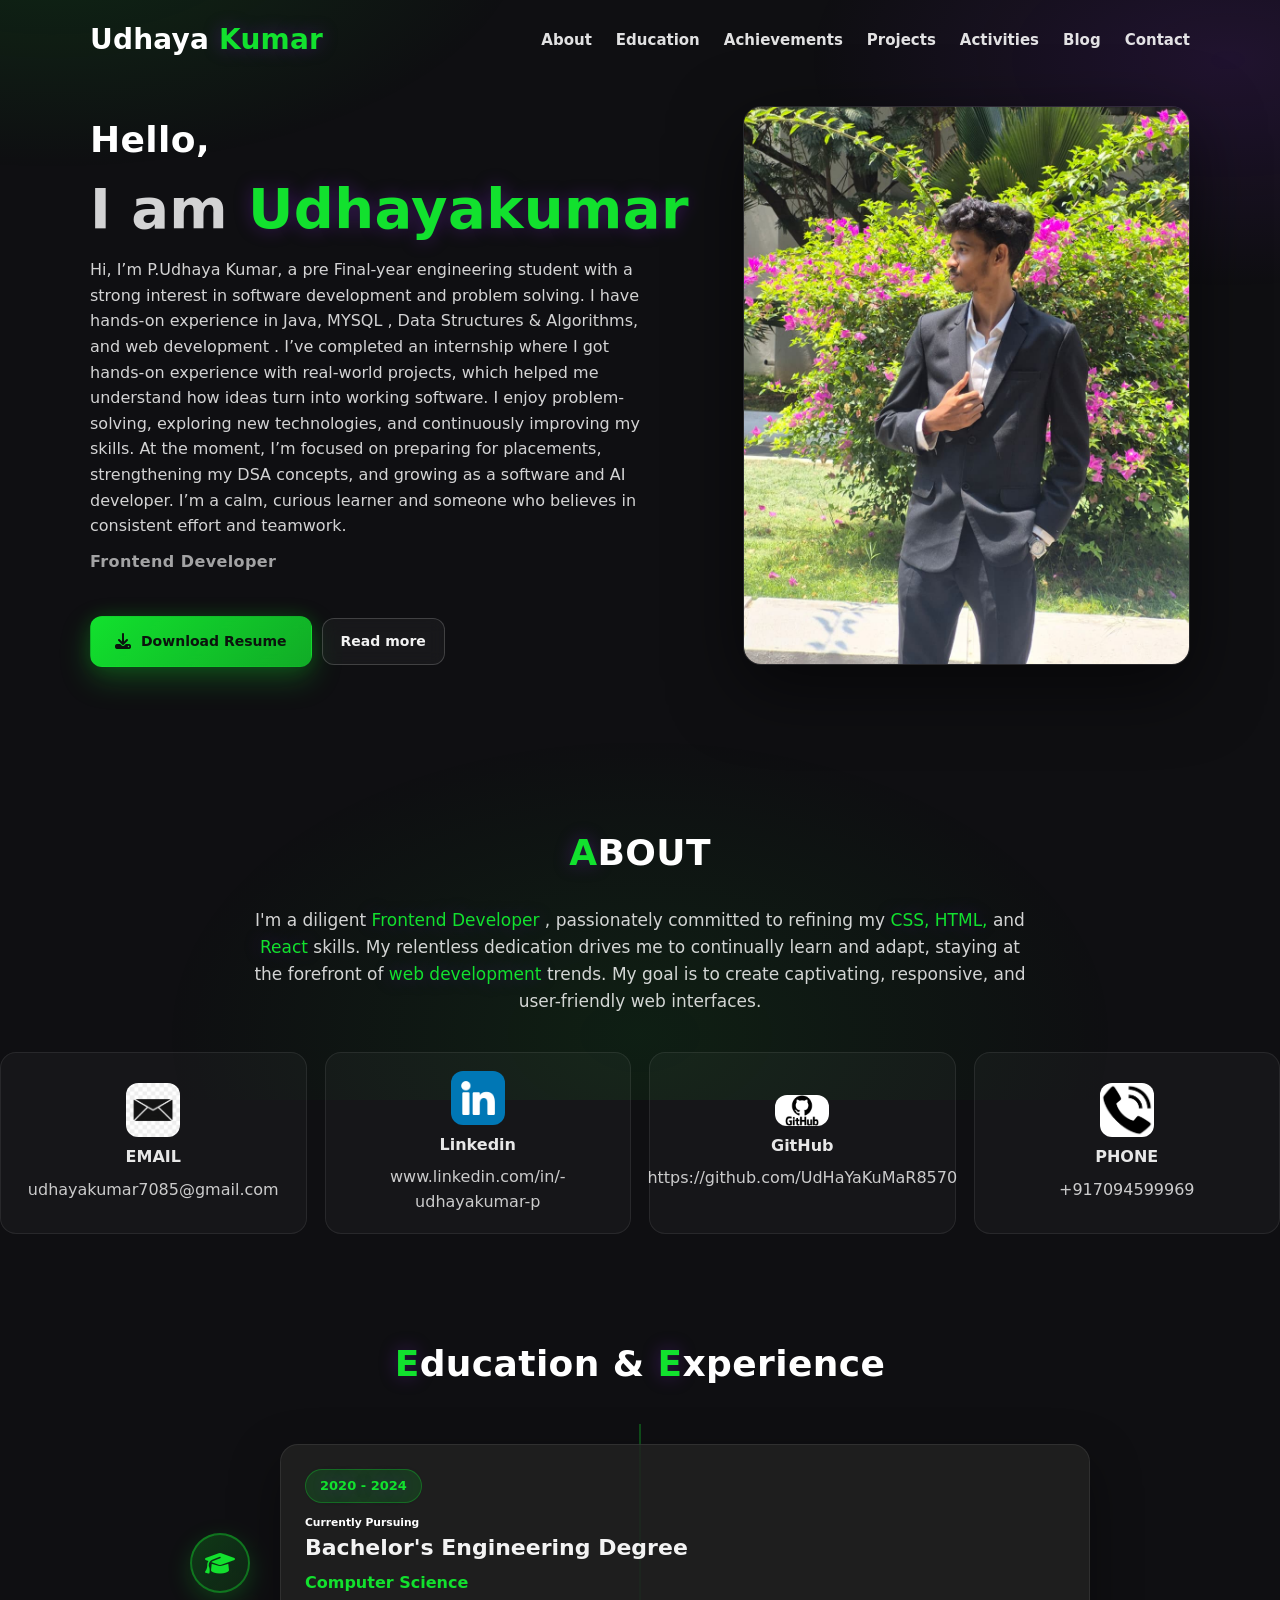
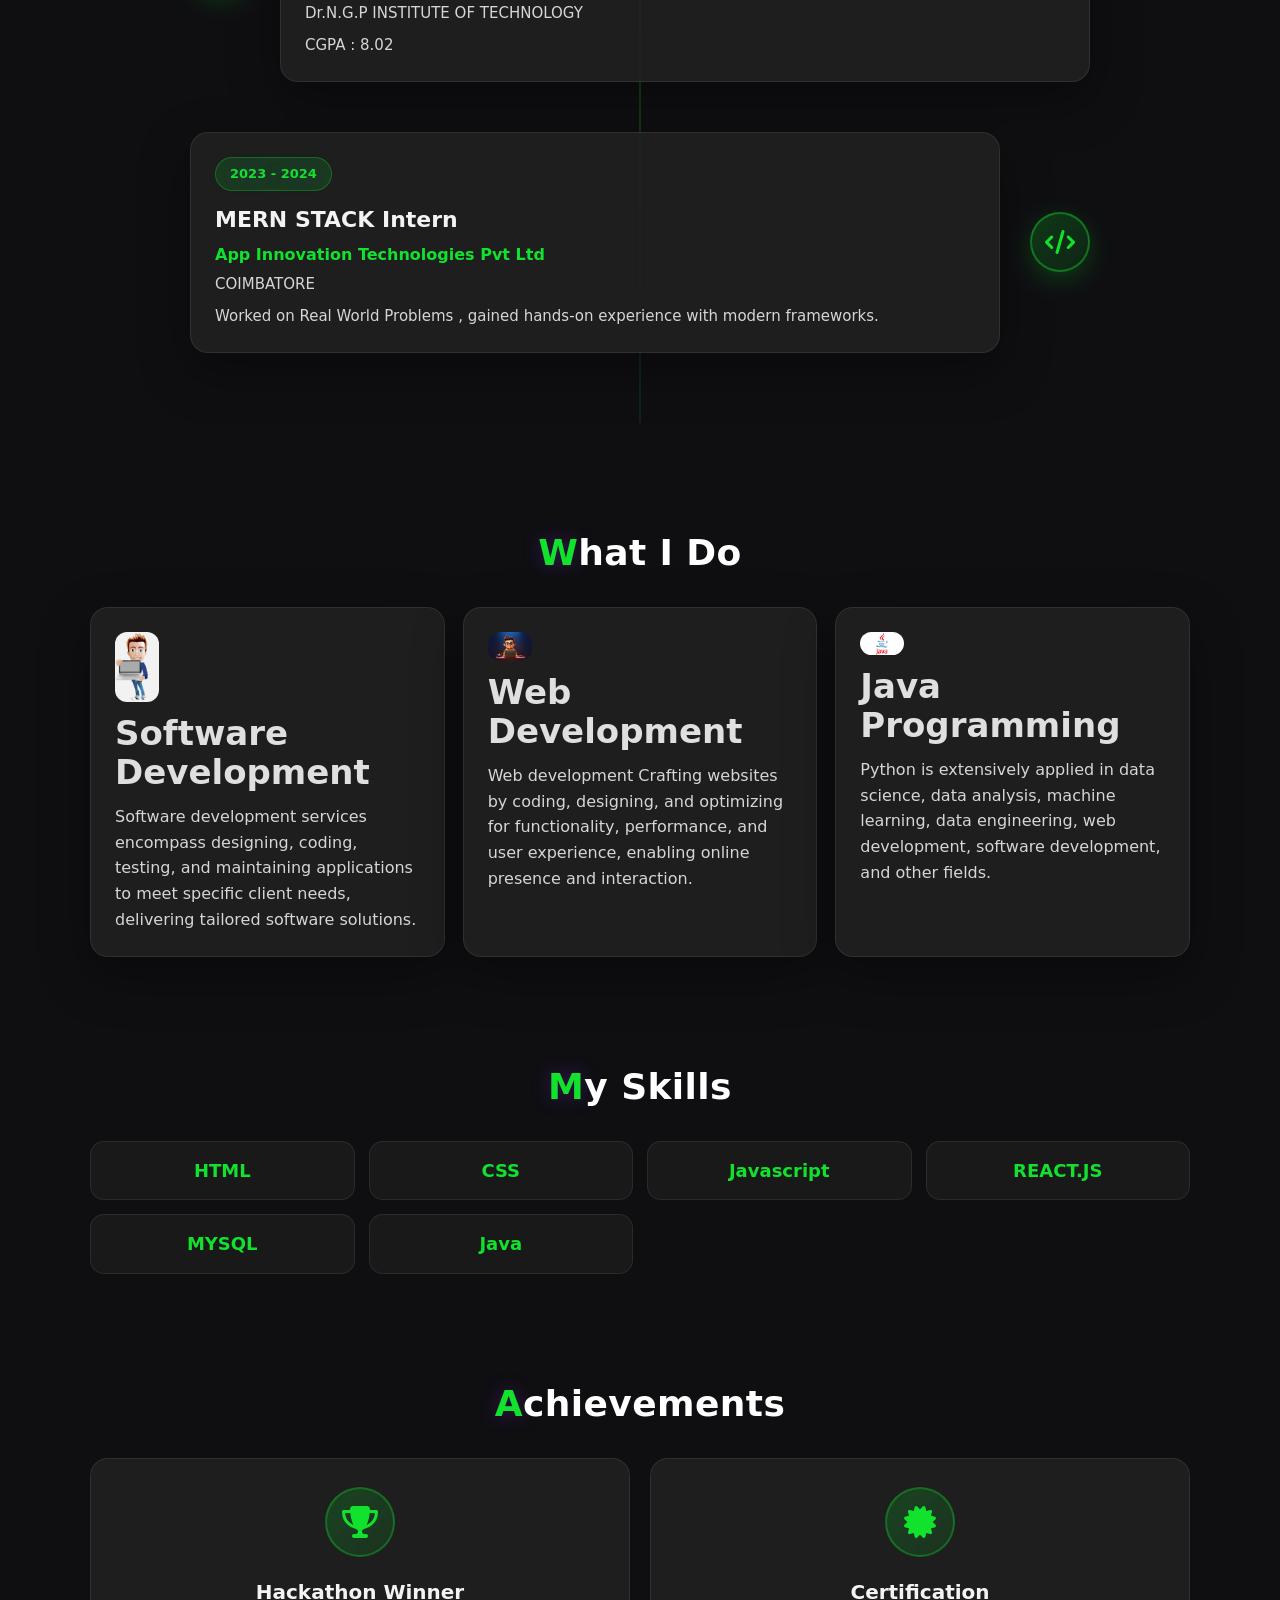
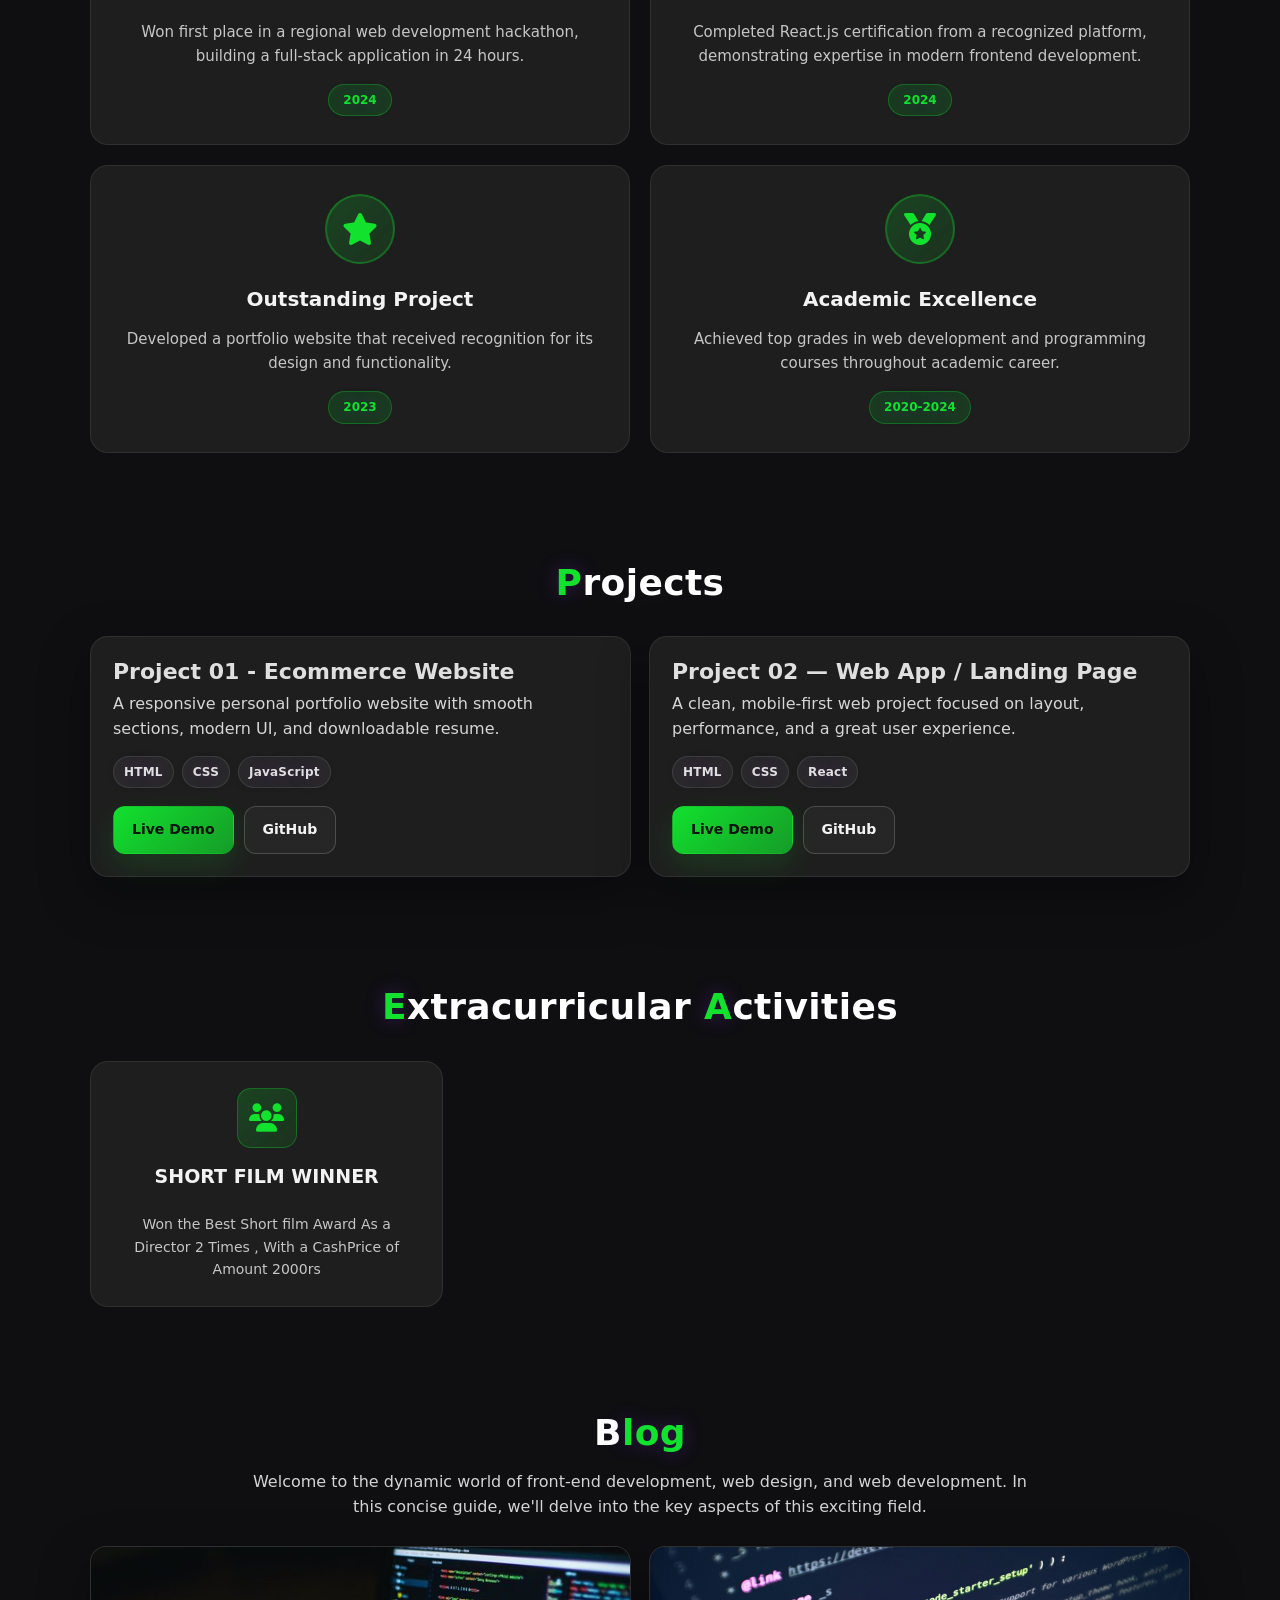
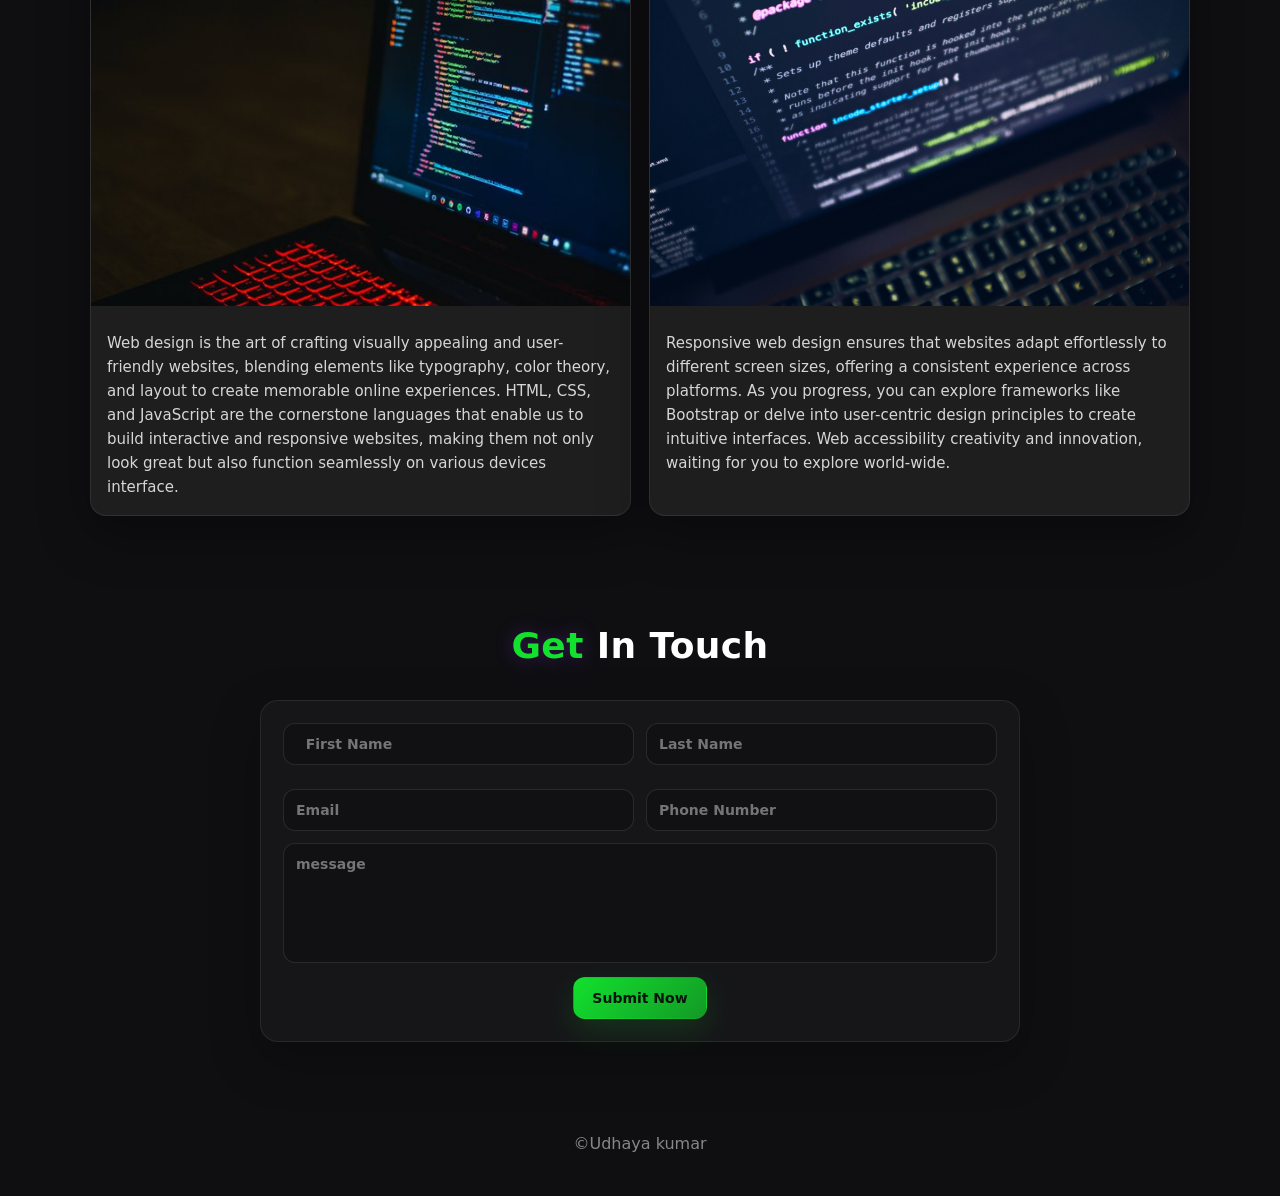
<file: index.html>
<!DOCTYPE html>
<html lang="en">
<head>
    <meta charset="UTF-8">
    <meta name="viewport" content="width=device-width, initial-scale=1.0">
    <link rel="stylesheet" href="app.css">
    <link rel="stylesheet" href="https://cdnjs.cloudflare.com/ajax/libs/font-awesome/6.4.2/css/all.min.css"/>
    <title>Portfolio</title>
</head>
<body>
    <nav>
        <div class="container nav-container">
            <a href="" class="logo">
                <h2>Udhaya<span> Kumar</span></h2>
            </a>
            <ul>
                <li><a href="#About">About </a></li>
                <li><a href="#Education">Education</a></li>
                <li><a href="#Achievements">Achievements</a></li>
                <li><a href="#Projects">Projects</a></li>
                <li><a href="#Extracurricular">Activities</a></li>
                <li><a href="#Blog">Blog</a></li>
                <li><a href="#Contact">Contact </a></li>

            </ul>
        </div>
    </nav>
    <header>
        <div class="header-container container">
            <div class="header-left">
                <h1>
                    Hello,
                    <p class="name"> I am <span>Udhayakumar</span></p>
                </h1>
                <p>Hi, I’m P.Udhaya Kumar, a pre Final-year engineering student with a strong interest in software development and problem solving.
I have hands-on experience in Java, MYSQL , Data Structures & Algorithms, and web development .
I’ve completed an internship where I got hands-on experience with real-world projects, which helped me understand how ideas turn into working software. I enjoy problem-solving, exploring new technologies, and continuously improving my skills.

At the moment, I’m focused on preparing for placements, strengthening my DSA concepts, and growing as a software and AI developer. I’m a calm, curious learner and someone who believes in consistent effort and teamwork.
                </p>
                <h5>Frontend Developer</h5>
                <br>
                <div class="header-action-aria">
                    <a href="resume.pdf" download class="btn btn-resume">
                        <i class="fas fa-download"></i>
                        <span>Download Resume</span>
                    </a>
                    <a href="#About" class="btn">Read more</a>
                </div>
            </div>
            <div class="header-right">
                <img src="WhatsApp Image 2026-05-30 at 14.44.23.jpeg" alt="">
            </div>
    </header>
    <section id="About">
        <h1><span>A</span>BOUT</h1>
        <div class="container about-container">
            <p>I'm a diligent <span>Frontend Developer </span>, passionately committed to refining my <span> CSS, HTML,
                </span> and <span> React </span> skills. My
                relentless dedication drives me to continually learn and adapt, staying at the forefront of <span>web
                    development</span> trends. My goal is to create captivating, responsive, and user-friendly web
                interfaces.</p>
        </div>
        <div class="about-content">
            <!-- <article class="about-article">
                <img src="man.png" alt="">
                <h5>FULL NAME</h5>
                <p>Udhaya kumar</p>
            </article> -->
            <article class="about-article">
                <img src="emaillllll.png" alt="">
                <h5>EMAIL</h5>
                <p>udhayakumar7085@gmail.com </p>
            </article>
            <article class="about-article">
                <img src="linkedin.png" alt="">
                <h5>Linkedin</h5>
                <p>www.linkedin.com/in/-udhayakumar-p
                </p>
            </article>
                <article class="about-article">
                <img src="git.png" alt="">
                <h5>GitHub</h5>
                <p>https://github.com/UdHaYaKuMaR8570
                </p>
            </article>
            <article class="about-article">
                <img src="Telephone call.png" alt="">
                <h5>PHONE </h5>
                <p>+917094599969</p>

            </article>
        </div>
    </section>

    <section id="Education">
        <h1><span>E</span>ducation & <span>E</span>xperience</h1>
        <div class="container timeline-container">
            <div class="timeline">
                <div class="timeline-item">
                    <div class="timeline-icon">
                        <i class="fas fa-graduation-cap"></i>
                    </div>
                    <div class="timeline-content">
                        <span class="timeline-date">2020 - 2024</span>
                        <h6>Currently Pursuing</h6>
                        <h3>Bachelor's Engineering Degree</h3>
                        <h4>Computer Science </h4>
                        <p>Dr.N.G.P INSTITUTE OF TECHNOLOGY </p>
                        <p>CGPA : 8.02</p>
                    </div>
                </div>
                <!-- <div class="timeline-item">
                    <div class="timeline-icon">
                        <i class="fas fa-briefcase"></i>
                    </div>
                    <div class="timeline-content">
                        <span class="timeline-date">2024 - Present</span>
                        <h3>Frontend Developer</h3>
                        <h4>Company Name / Freelance</h4>
                        <p>Location</p>
                        <p>Key responsibilities and achievements in this role.</p>
                    </div>
                </div> -->
                <div class="timeline-item">
                    <div class="timeline-icon">
                        <i class="fas fa-code"></i>
                    </div>
                    <div class="timeline-content">
                        <span class="timeline-date">2023 - 2024</span>
                        <h3>MERN STACK Intern</h3>
                        <h4>App Innovation Technologies Pvt Ltd </h4>
                        <p>COIMBATORE</p>
                        <p>Worked on Real World Problems , gained hands-on experience with modern frameworks.</p>
                    </div>
                </div>
            </div>
        </div>
    </section>

    <section id="Services">
        <h1><span>W</span>hat I Do</h1>

        <div class="container services-container">
            <article class="services-article">
                <img src="software.png" alt="">
                <h2>Software Development</h2>
                <p>Software development services encompass designing, coding, testing, and maintaining applications to
                    meet specific client needs, delivering tailored software solutions.</p>
            </article>
            <article class="services-article">
                <img src="coding.jpg" alt="">
                <h2>Web
                    Development</h2>
                <p>Web development

                    Crafting websites by coding, designing, and optimizing for functionality, performance, and user
                    experience, enabling online presence and interaction.</p>
            </article>
            <article class="services-article">
                <img src="java.jpg" alt="">
                <h2>Java Programming</h2>
                <p>

                 Python is extensively applied in data science, data analysis, machine learning, data engineering, web development, software development, and other fields.</p>
            </article>
        </div>
    </section>

    <section id="skills">
        <h1> <span>M</span>y Skills</h1>
        <div class="container skills-container">
            <article class="skill-article">

                <h4>HTML </h4>
            </article>
            <article class="skill-article">

                <h4>CSS</h4>
            </article>
            <article class="skill-article">

                <h4>Javascript</h4>
            </article>
            <article class="skill-article">

                <h4>REACT.JS</h4>
            </article>
            <article class="skill-article">
                 <h4>MYSQL</h4>
            </article>
            <article class="skill-article">

                <h4>Java</h4>
            </article >

        </div>
    </section>

    <section id="Achievements">
        <h1><span>A</span>chievements</h1>
        <div class="container achievements-container">
            <article class="achievement-card">
                <div class="achievement-icon">
                    <i class="fas fa-trophy"></i>
                </div>
                <h3>Hackathon Winner</h3>
                <p>Won first place in a regional web development hackathon, building a full-stack application in 24 hours.</p>
                <span class="achievement-date">2024</span>
            </article>
            <article class="achievement-card">
                <div class="achievement-icon">
                    <i class="fas fa-certificate"></i>
                </div>
                <h3>Certification</h3>
                <p>Completed React.js certification from a recognized platform, demonstrating expertise in modern frontend development.</p>
                <span class="achievement-date">2024</span>
            </article>
            <article class="achievement-card">
                <div class="achievement-icon">
                    <i class="fas fa-star"></i>
                </div>
                <h3>Outstanding Project</h3>
                <p>Developed a portfolio website that received recognition for its design and functionality.</p>
                <span class="achievement-date">2023</span>
            </article>
            <article class="achievement-card">
                <div class="achievement-icon">
                    <i class="fas fa-medal"></i>
                </div>
                <h3>Academic Excellence</h3>
                <p>Achieved top grades in web development and programming courses throughout academic career.</p>
                <span class="achievement-date">2020-2024</span>
            </article>
        </div>
    </section>

    <section id="Projects">
        <h1><span>P</span>rojects</h1>
        <div class="container projects-container">
            <article class="project-card">
                <div class="project-top">
                    <h2>Project 01 - Ecommerce Website</h2>
                    <p>A responsive personal portfolio website with smooth sections, modern UI, and downloadable resume.</p>
                </div>
                <div class="project-tags">
                    <span class="tag">HTML</span>
                    <span class="tag">CSS</span>
                    <span class="tag">JavaScript</span>
                </div>
                <div class="project-actions">
                    <a class="btn btn-primary" href="#" target="_blank" rel="noopener noreferrer">Live Demo</a>
                    <a class="btn" href="#" target="_blank" rel="noopener noreferrer">GitHub</a>
                </div>
            </article>

            <article class="project-card">
                <div class="project-top">
                    <h2>Project 02 — Web App / Landing Page</h2>
                    <p>A clean, mobile-first web project focused on layout, performance, and a great user experience.</p>
                </div>
                <div class="project-tags">
                    <span class="tag">HTML</span>
                    <span class="tag">CSS</span>
                    <span class="tag">React</span>
                </div>
                <div class="project-actions">
                    <a class="btn btn-primary" href="#" target="_blank" rel="noopener noreferrer">Live Demo</a>
                    <a class="btn" href="#" target="_blank" rel="noopener noreferrer">GitHub</a>
                </div>
            </article>
        </div>
    </section>

    <section id="Extracurricular">
        <h1><span>E</span>xtracurricular <span>A</span>ctivities</h1>
        <div class="container extracurricular-container">
            <article class="activity-card">
                <div class="activity-icon">
                    <i class="fas fa-users"></i>
                </div>
                <h3>SHORT FILM WINNER</h3>
                <p>Won the Best Short film Award As a Director 2 Times , With a CashPrice of Amount 2000rs</p>
            </article>
            <!-- <article class="activity-card">
                <div class="activity-icon">
                    <i class="fas fa-code-branch"></i>
                </div>
                <h3>Open Source Contributor</h3>
                <p>Contributed to various open-source projects on GitHub, helping improve documentation and fixing bugs in popular repositories.</p>
            </article>
            <article class="activity-card">
                <div class="activity-icon">
                    <i class="fas fa-chalkboard-teacher"></i>
                </div>
                <h3>Mentor / Tutor</h3>
                <p>Mentored junior developers and students, helping them learn web development fundamentals and best practices.</p>
            </article>
            <article class="activity-card">
                <div class="activity-icon">
                    <i class="fas fa-laptop-code"></i>
                </div>
                <h3>Personal Projects</h3>
                <p>Built multiple personal projects to explore new technologies and improve coding skills, including web apps and mobile-responsive websites.</p>
            </article>
            <article class="activity-card">
                <div class="activity-icon">
                    <i class="fas fa-book-reader"></i>
                </div>
                <h3>Tech Blogger</h3>
                <p>Write technical blog posts about web development, sharing knowledge and experiences with the developer community.</p>
            </article>
            <article class="activity-card">
                <div class="activity-icon">
                    <i class="fas fa-network-wired"></i>
                </div>
                <h3>Tech Meetups</h3>
                <p>Regularly attend and participate in local tech meetups and conferences to stay updated with industry trends and network with professionals.</p>
            </article> -->
        </div>
    </section>

    <section id="Blog">
        <div class="row">
            <div class="header">
                <h1>B<span>log</span></h1>
                <p>Welcome to the dynamic world of front-end development, web design, and web development. In this
                    concise guide, we'll delve into the key aspects of this exciting field.</p>
            </div>
            <div class="content">
                <div class="card">

                    <img src="web design1.jpeg" alt="">
                    <br>
                    <p>
                        Web design is the art of crafting visually appealing and user-friendly websites, blending
                        elements like typography, color theory, and layout to create memorable online experiences. HTML,
                        CSS, and JavaScript are the cornerstone languages that enable us to build interactive and
                        responsive websites, making them not only look great but also function seamlessly on various
                        devices interface.

                    </p>
                </div>
                <div class="card">

                    <img src="web design 2.jpeg" alt="">
                    <br>
                    <p>
                        Responsive web design ensures that websites adapt effortlessly to different screen sizes,
                        offering a consistent experience across platforms. As you progress, you can explore frameworks
                        like Bootstrap or delve into user-centric design principles to create intuitive interfaces. Web
                        accessibility creativity and innovation, waiting for you to explore world-wide.

                    </p>
                </div>
            </div>
        </div>
    </section>
    <section id="Contact">
        <h1> <span>Get</span> In Touch</h1>
        <div class="contatact-container container">
            <form>
                <div class="form-top">
                    <input type="text" placeholder="  First Name" required>
                    <input type="text" placeholder="Last Name" required>
                    <input type="email" placeholder="Email" required>
                    <input type="number" placeholder="Phone Number" required>

                </div>
                <div class="form-bottom">
                    <textarea name="message" placeholder="message"></textarea>
                    <button type="submit" class="btn btn-primary">Submit Now</button>
                </div>
            </form>
        </div>
    </section>
    <footer>
        &copy;Udhaya kumar

    </footer>
    <script src="script.js"></script>

</body>
</html>
</file>
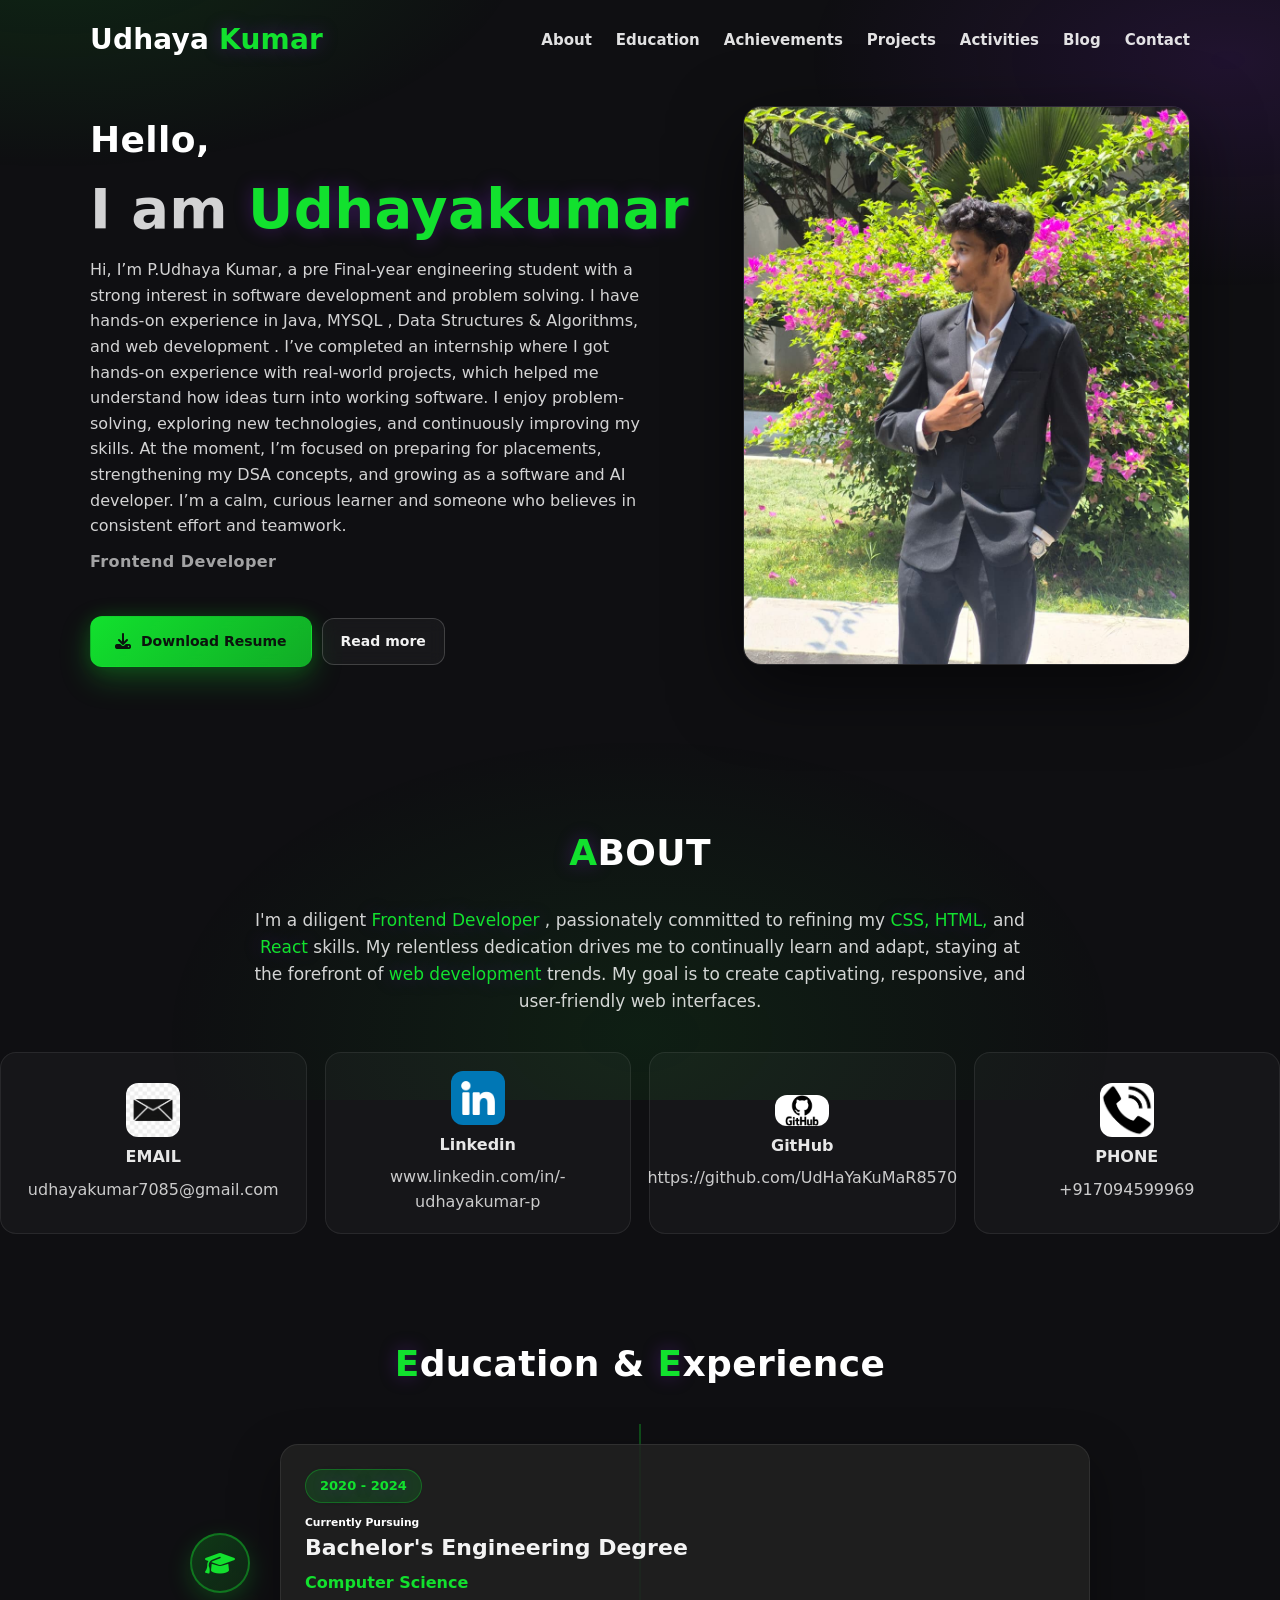
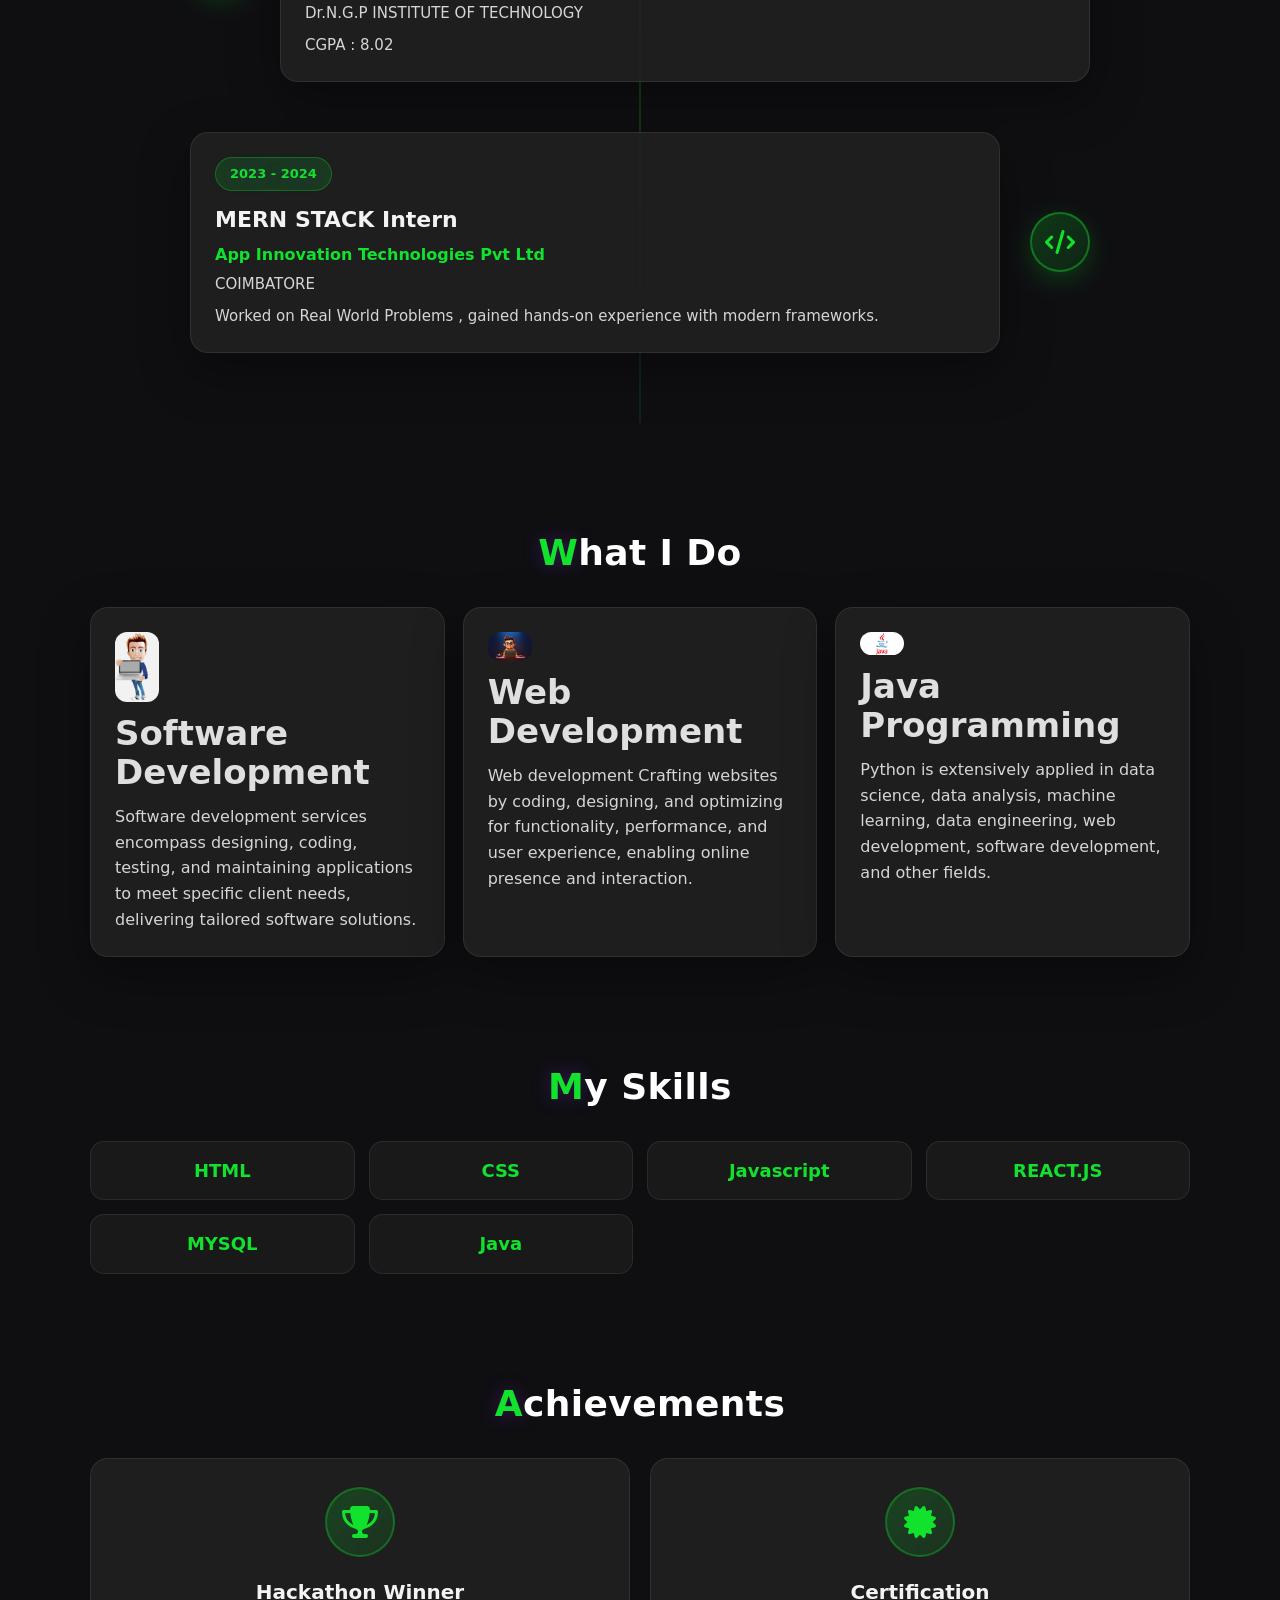
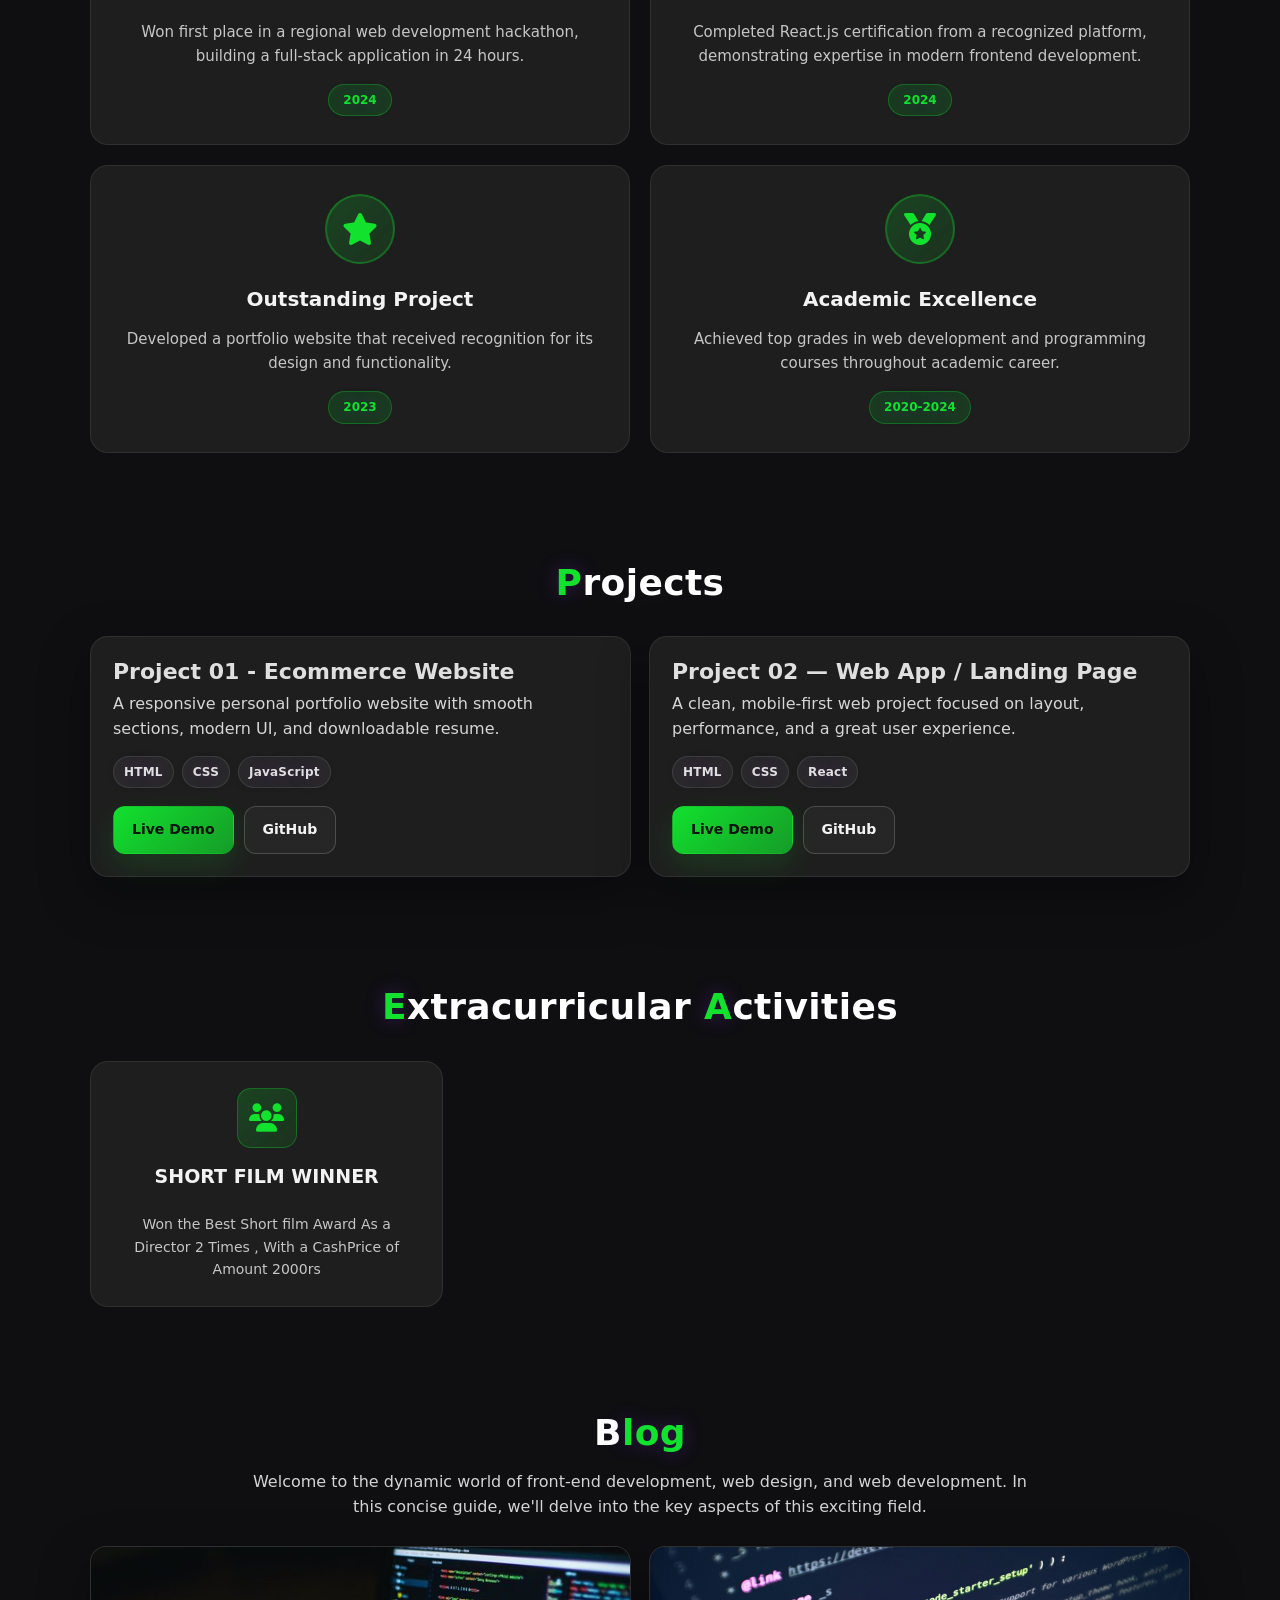
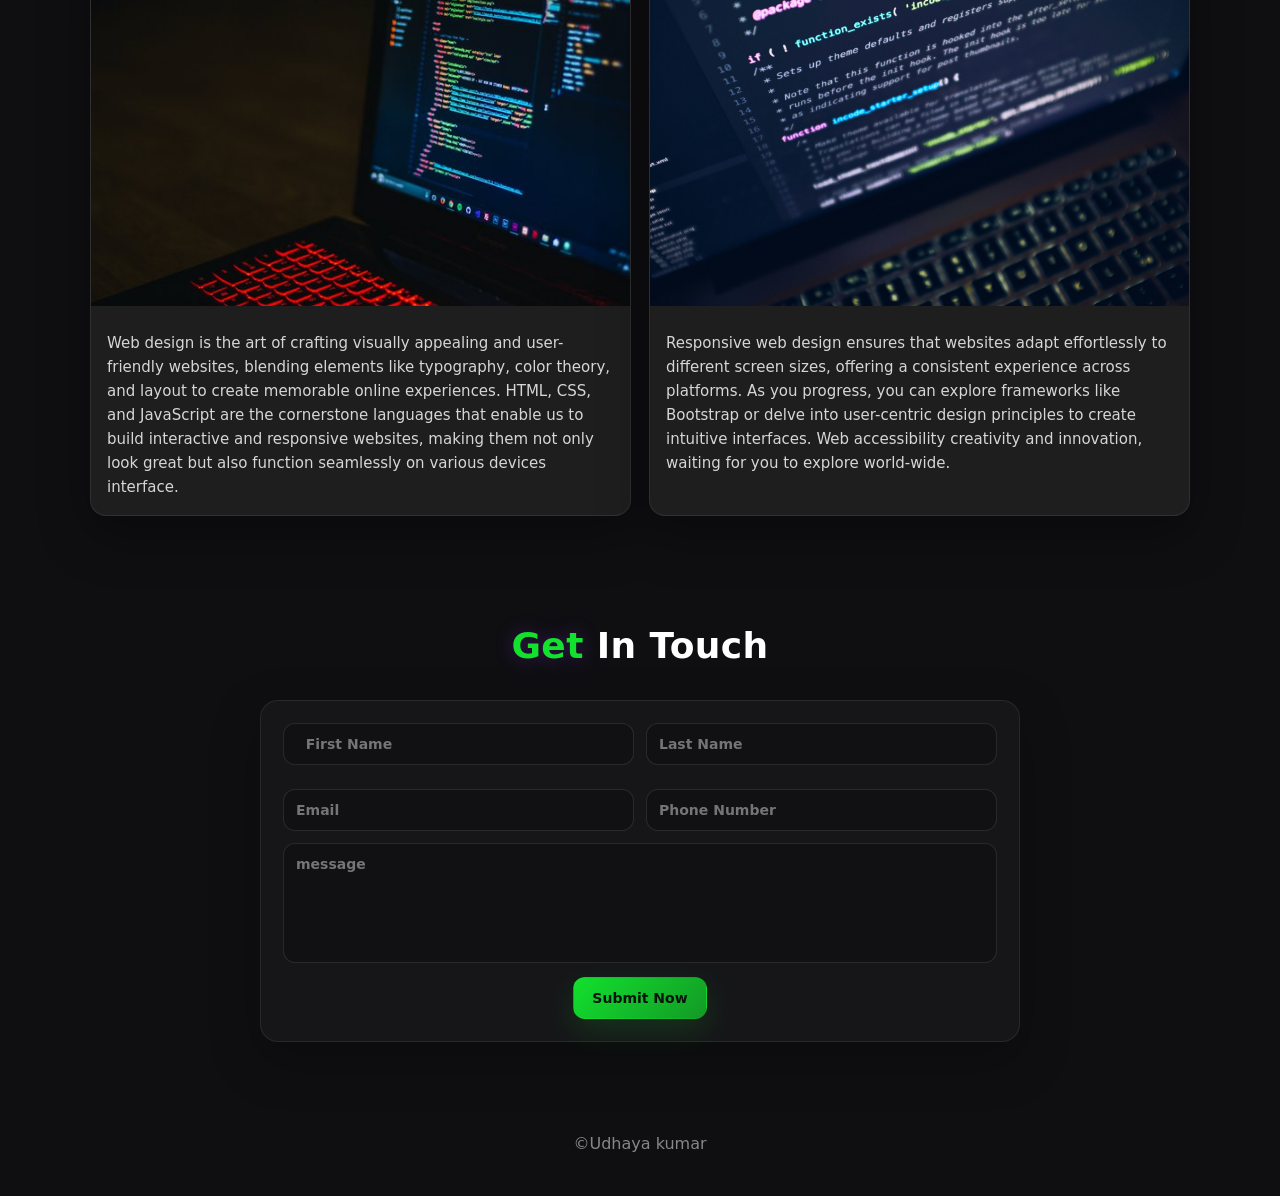
<file: protofolio.html>
<!DOCTYPE html>
<html lang="en">
<head>
    <meta charset="UTF-8">
    <meta name="viewport" content="width=device-width, initial-scale=1.0">
    <link rel="stylesheet" href="app.css">
    <link rel="stylesheet" href="https://cdnjs.cloudflare.com/ajax/libs/font-awesome/6.4.2/css/all.min.css"/>
    <title>Portfolio</title>
</head>
<body>
    <nav>
        <div class="container nav-container">
            <a href="" class="logo">
                <h2>Udhaya<span> Kumar</span></h2>
            </a>
            <ul>
                <li><a href="#About">About </a></li>
                <li><a href="#Education">Education</a></li>
                <li><a href="#Achievements">Achievements</a></li>
                <li><a href="#Projects">Projects</a></li>
                <li><a href="#Extracurricular">Activities</a></li>
                <li><a href="#Blog">Blog</a></li>
                <li><a href="#Contact">Contact </a></li>

            </ul>
        </div>
    </nav>
    <header>
        <div class="header-container container">
            <div class="header-left">
                <h1>
                    Hello,
                    <p class="name"> I am <span>Udhayakumar</span></p>
                </h1>
                <p>Hi, I’m P.Udhaya Kumar, a pre Final-year engineering student with a strong interest in software development and problem solving.
I have hands-on experience in Java, MYSQL , Data Structures & Algorithms, and web development .
I’ve completed an internship where I got hands-on experience with real-world projects, which helped me understand how ideas turn into working software. I enjoy problem-solving, exploring new technologies, and continuously improving my skills.

At the moment, I’m focused on preparing for placements, strengthening my DSA concepts, and growing as a software and AI developer. I’m a calm, curious learner and someone who believes in consistent effort and teamwork.
                </p>
                <h5>Frontend Developer</h5>
                <br>
                <div class="header-action-aria">
                    <a href="resume.pdf" download class="btn btn-resume">
                        <i class="fas fa-download"></i>
                        <span>Download Resume</span>
                    </a>
                    <a href="#About" class="btn">Read more</a>
                </div>
            </div>
            <div class="header-right">
                <img src="WhatsApp Image 2026-05-30 at 14.44.23.jpeg" alt="">
            </div>
    </header>
    <section id="About">
        <h1><span>A</span>BOUT</h1>
        <div class="container about-container">
            <p>I'm a diligent <span>Frontend Developer </span>, passionately committed to refining my <span> CSS, HTML,
                </span> and <span> React </span> skills. My
                relentless dedication drives me to continually learn and adapt, staying at the forefront of <span>web
                    development</span> trends. My goal is to create captivating, responsive, and user-friendly web
                interfaces.</p>
        </div>
        <div class="about-content">
            <!-- <article class="about-article">
                <img src="man.png" alt="">
                <h5>FULL NAME</h5>
                <p>Udhaya kumar</p>
            </article> -->
            <article class="about-article">
                <img src="emaillllll.png" alt="">
                <h5>EMAIL</h5>
                <p>udhayakumar7085@gmail.com </p>
            </article>
            <article class="about-article">
                <img src="linkedin.png" alt="">
                <h5>Linkedin</h5>
                <p>www.linkedin.com/in/-udhayakumar-p
                </p>
            </article>
                <article class="about-article">
                <img src="git.png" alt="">
                <h5>GitHub</h5>
                <p>https://github.com/UdHaYaKuMaR8570
                </p>
            </article>
            <article class="about-article">
                <img src="Telephone call.png" alt="">
                <h5>PHONE </h5>
                <p>+917094599969</p>

            </article>
        </div>
    </section>

    <section id="Education">
        <h1><span>E</span>ducation & <span>E</span>xperience</h1>
        <div class="container timeline-container">
            <div class="timeline">
                <div class="timeline-item">
                    <div class="timeline-icon">
                        <i class="fas fa-graduation-cap"></i>
                    </div>
                    <div class="timeline-content">
                        <span class="timeline-date">2020 - 2024</span>
                        <h6>Currently Pursuing</h6>
                        <h3>Bachelor's Engineering Degree</h3>
                        <h4>Computer Science </h4>
                        <p>Dr.N.G.P INSTITUTE OF TECHNOLOGY </p>
                        <p>CGPA : 8.02</p>
                    </div>
                </div>
                <!-- <div class="timeline-item">
                    <div class="timeline-icon">
                        <i class="fas fa-briefcase"></i>
                    </div>
                    <div class="timeline-content">
                        <span class="timeline-date">2024 - Present</span>
                        <h3>Frontend Developer</h3>
                        <h4>Company Name / Freelance</h4>
                        <p>Location</p>
                        <p>Key responsibilities and achievements in this role.</p>
                    </div>
                </div> -->
                <div class="timeline-item">
                    <div class="timeline-icon">
                        <i class="fas fa-code"></i>
                    </div>
                    <div class="timeline-content">
                        <span class="timeline-date">2023 - 2024</span>
                        <h3>MERN STACK Intern</h3>
                        <h4>App Innovation Technologies Pvt Ltd </h4>
                        <p>COIMBATORE</p>
                        <p>Worked on Real World Problems , gained hands-on experience with modern frameworks.</p>
                    </div>
                </div>
            </div>
        </div>
    </section>

    <section id="Services">
        <h1><span>W</span>hat I Do</h1>

        <div class="container services-container">
            <article class="services-article">
                <img src="software.png" alt="">
                <h2>Software Development</h2>
                <p>Software development services encompass designing, coding, testing, and maintaining applications to
                    meet specific client needs, delivering tailored software solutions.</p>
            </article>
            <article class="services-article">
                <img src="coding.jpg" alt="">
                <h2>Web
                    Development</h2>
                <p>Web development

                    Crafting websites by coding, designing, and optimizing for functionality, performance, and user
                    experience, enabling online presence and interaction.</p>
            </article>
            <article class="services-article">
                <img src="java.jpg" alt="">
                <h2>Java Programming</h2>
                <p>

                 Python is extensively applied in data science, data analysis, machine learning, data engineering, web development, software development, and other fields.</p>
            </article>
        </div>
    </section>

    <section id="skills">
        <h1> <span>M</span>y Skills</h1>
        <div class="container skills-container">
            <article class="skill-article">

                <h4>HTML </h4>
            </article>
            <article class="skill-article">

                <h4>CSS</h4>
            </article>
            <article class="skill-article">

                <h4>Javascript</h4>
            </article>
            <article class="skill-article">

                <h4>REACT.JS</h4>
            </article>
            <article class="skill-article">
                 <h4>MYSQL</h4>
            </article>
            <article class="skill-article">

                <h4>Java</h4>
            </article >

        </div>
    </section>

    <section id="Achievements">
        <h1><span>A</span>chievements</h1>
        <div class="container achievements-container">
            <article class="achievement-card">
                <div class="achievement-icon">
                    <i class="fas fa-trophy"></i>
                </div>
                <h3>Hackathon Winner</h3>
                <p>Won first place in a regional web development hackathon, building a full-stack application in 24 hours.</p>
                <span class="achievement-date">2024</span>
            </article>
            <article class="achievement-card">
                <div class="achievement-icon">
                    <i class="fas fa-certificate"></i>
                </div>
                <h3>Certification</h3>
                <p>Completed React.js certification from a recognized platform, demonstrating expertise in modern frontend development.</p>
                <span class="achievement-date">2024</span>
            </article>
            <article class="achievement-card">
                <div class="achievement-icon">
                    <i class="fas fa-star"></i>
                </div>
                <h3>Outstanding Project</h3>
                <p>Developed a portfolio website that received recognition for its design and functionality.</p>
                <span class="achievement-date">2023</span>
            </article>
            <article class="achievement-card">
                <div class="achievement-icon">
                    <i class="fas fa-medal"></i>
                </div>
                <h3>Academic Excellence</h3>
                <p>Achieved top grades in web development and programming courses throughout academic career.</p>
                <span class="achievement-date">2020-2024</span>
            </article>
        </div>
    </section>

    <section id="Projects">
        <h1><span>P</span>rojects</h1>
        <div class="container projects-container">
            <article class="project-card">
                <div class="project-top">
                    <h2>Project 01 - Ecommerce Website</h2>
                    <p>A responsive personal portfolio website with smooth sections, modern UI, and downloadable resume.</p>
                </div>
                <div class="project-tags">
                    <span class="tag">HTML</span>
                    <span class="tag">CSS</span>
                    <span class="tag">JavaScript</span>
                </div>
                <div class="project-actions">
                    <a class="btn btn-primary" href="#" target="_blank" rel="noopener noreferrer">Live Demo</a>
                    <a class="btn" href="#" target="_blank" rel="noopener noreferrer">GitHub</a>
                </div>
            </article>

            <article class="project-card">
                <div class="project-top">
                    <h2>Project 02 — Web App / Landing Page</h2>
                    <p>A clean, mobile-first web project focused on layout, performance, and a great user experience.</p>
                </div>
                <div class="project-tags">
                    <span class="tag">HTML</span>
                    <span class="tag">CSS</span>
                    <span class="tag">React</span>
                </div>
                <div class="project-actions">
                    <a class="btn btn-primary" href="#" target="_blank" rel="noopener noreferrer">Live Demo</a>
                    <a class="btn" href="#" target="_blank" rel="noopener noreferrer">GitHub</a>
                </div>
            </article>
        </div>
    </section>

    <section id="Extracurricular">
        <h1><span>E</span>xtracurricular <span>A</span>ctivities</h1>
        <div class="container extracurricular-container">
            <article class="activity-card">
                <div class="activity-icon">
                    <i class="fas fa-users"></i>
                </div>
                <h3>SHORT FILM WINNER</h3>
                <p>Won the Best Short film Award As a Director 2 Times , With a CashPrice of Amount 2000rs</p>
            </article>
            <!-- <article class="activity-card">
                <div class="activity-icon">
                    <i class="fas fa-code-branch"></i>
                </div>
                <h3>Open Source Contributor</h3>
                <p>Contributed to various open-source projects on GitHub, helping improve documentation and fixing bugs in popular repositories.</p>
            </article>
            <article class="activity-card">
                <div class="activity-icon">
                    <i class="fas fa-chalkboard-teacher"></i>
                </div>
                <h3>Mentor / Tutor</h3>
                <p>Mentored junior developers and students, helping them learn web development fundamentals and best practices.</p>
            </article>
            <article class="activity-card">
                <div class="activity-icon">
                    <i class="fas fa-laptop-code"></i>
                </div>
                <h3>Personal Projects</h3>
                <p>Built multiple personal projects to explore new technologies and improve coding skills, including web apps and mobile-responsive websites.</p>
            </article>
            <article class="activity-card">
                <div class="activity-icon">
                    <i class="fas fa-book-reader"></i>
                </div>
                <h3>Tech Blogger</h3>
                <p>Write technical blog posts about web development, sharing knowledge and experiences with the developer community.</p>
            </article>
            <article class="activity-card">
                <div class="activity-icon">
                    <i class="fas fa-network-wired"></i>
                </div>
                <h3>Tech Meetups</h3>
                <p>Regularly attend and participate in local tech meetups and conferences to stay updated with industry trends and network with professionals.</p>
            </article> -->
        </div>
    </section>

    <section id="Blog">
        <div class="row">
            <div class="header">
                <h1>B<span>log</span></h1>
                <p>Welcome to the dynamic world of front-end development, web design, and web development. In this
                    concise guide, we'll delve into the key aspects of this exciting field.</p>
            </div>
            <div class="content">
                <div class="card">

                    <img src="web design1.jpeg" alt="">
                    <br>
                    <p>
                        Web design is the art of crafting visually appealing and user-friendly websites, blending
                        elements like typography, color theory, and layout to create memorable online experiences. HTML,
                        CSS, and JavaScript are the cornerstone languages that enable us to build interactive and
                        responsive websites, making them not only look great but also function seamlessly on various
                        devices interface.

                    </p>
                </div>
                <div class="card">

                    <img src="web design 2.jpeg" alt="">
                    <br>
                    <p>
                        Responsive web design ensures that websites adapt effortlessly to different screen sizes,
                        offering a consistent experience across platforms. As you progress, you can explore frameworks
                        like Bootstrap or delve into user-centric design principles to create intuitive interfaces. Web
                        accessibility creativity and innovation, waiting for you to explore world-wide.

                    </p>
                </div>
            </div>
        </div>
    </section>
    <section id="Contact">
        <h1> <span>Get</span> In Touch</h1>
        <div class="contatact-container container">
            <form>
                <div class="form-top">
                    <input type="text" placeholder="  First Name" required>
                    <input type="text" placeholder="Last Name" required>
                    <input type="email" placeholder="Email" required>
                    <input type="number" placeholder="Phone Number" required>

                </div>
                <div class="form-bottom">
                    <textarea name="message" placeholder="message"></textarea>
                    <button type="submit" class="btn btn-primary">Submit Now</button>
                </div>
            </form>
        </div>
    </section>
    <footer>
        &copy;Udhaya kumar

    </footer>
    <script src="script.js"></script>

</body>
</html>
</file>
<file: app.css>
/* Modern, responsive redesign (keeps your existing HTML structure) */

*{
    margin: 0;
    padding: 0;
    box-sizing: border-box;
    text-decoration: none;
    list-style: none;
    font-family: ui-sans-serif, system-ui, -apple-system, "Segoe UI", Roboto, Arial, "Noto Sans", "Liberation Sans", sans-serif;
    outline: none;
}

:root{
    --color-white:#ffffff;
    --color-light:#a6a6a6;
    --color-primary:#12e12e;
    --color-dark:#212121;
    --color-bg:#0f0f12;
}

html{ scroll-behavior: smooth; }

body{
    background: var(--color-bg);
    color: var(--color-white);
    line-height: 1.55;
    overflow-x: hidden;
}

body::before{
    content: "";
    position: fixed;
    inset: -200px;
    background:
        radial-gradient(800px 400px at 15% 10%, rgba(18,225,46,0.12), transparent 60%),
        radial-gradient(700px 380px at 85% 20%, rgba(138,43,226,0.14), transparent 60%),
        radial-gradient(800px 500px at 50% 95%, rgba(18,225,46,0.08), transparent 60%);
    pointer-events: none;
    z-index: -1;
}

h1{
    font-size: 36px;
    font-weight: 650;
    color: white;
    line-height: 1.1;
    margin: 1rem 0;
    letter-spacing: 0.4px;
}
h2{
    font-size: 34px;
    font-weight: 650;
    line-height: 1.15;
    color: rgba(255,255,255,0.86);
}
h4{
    font-size: 18px;
    font-weight: 700;
    line-height: 1.2;
    color: var(--color-primary);
}
h5{
    font-size: 16px;
    font-weight: 600;
    line-height: 1.2;
    color: rgba(255,255,255,0.9);
}
p{
    color: rgba(255,255,255,0.82);
    font-size: 16px;
    line-height: 1.6;
}

a{ color: inherit; }
a:hover{ color: var(--color-primary); }

span{
    color: var(--color-primary);
    text-shadow: 0 0 18px rgba(138,43,226,0.35);
}

.container{
    max-width: 1100px;
    width: min(92%, 1100px);
    margin: 0 auto;
}

.btn{
    display: inline-block;
    width: fit-content;
    border: 1px solid rgba(255,255,255,0.18);
    padding: 12px 18px;
    font-size: 14px;
    font-weight: 650;
    transition: transform .25s ease, background .25s ease, color .25s ease, border-color .25s ease;
    color: rgba(255,255,255,0.95);
    border-radius: 12px;
    background: rgba(255,255,255,0.04);
    backdrop-filter: blur(8px);
}
.btn:hover{
    background: rgba(255,255,255,0.92);
    color: #0f0f0f;
    border-color: transparent;
    transform: translateY(-1px);
}
.btn-primary{
    background: linear-gradient(135deg, rgba(18,225,46,1), rgba(18,225,46,0.65));
    border-color: transparent;
    box-shadow: 0 12px 30px rgba(18,225,46,0.14);
    color: #0b140d;
}
.btn-primary:hover{
    background: rgba(18,225,46,0.95);
    color: #07110a;
}
.btn-resume{
    background: linear-gradient(135deg, rgba(18,225,46,1), rgba(18,225,46,0.75));
    border-color: transparent;
    box-shadow: 0 12px 30px rgba(18,225,46,0.25), 0 0 20px rgba(18,225,46,0.15);
    color: #0b140d;
    padding: 14px 24px;
    display: inline-flex;
    align-items: center;
    gap: 10px;
    font-weight: 700;
    position: relative;
    overflow: hidden;
}
.btn-resume::before{
    content: "";
    position: absolute;
    top: 50%;
    left: 50%;
    width: 0;
    height: 0;
    border-radius: 50%;
    background: rgba(255,255,255,0.3);
    transform: translate(-50%, -50%);
    transition: width 0.6s, height 0.6s;
}
.btn-resume:hover::before{
    width: 300px;
    height: 300px;
}
.btn-resume:hover{
    background: linear-gradient(135deg, rgba(18,225,46,0.95), rgba(18,225,46,0.85));
    transform: translateY(-2px);
    box-shadow: 0 16px 40px rgba(18,225,46,0.35), 0 0 30px rgba(18,225,46,0.2);
}
.btn-resume i{
    font-size: 16px;
    position: relative;
    z-index: 1;
}
.btn-resume span{
    position: relative;
    z-index: 1;
    color: #0b140d;
    text-shadow: none;
}

/* Nav */
nav{
    height: 5rem;
    width: 100%;
    position: fixed;
    top: 0;
    left: 0;
    z-index: 50;
}
.nav-container{
    height: 100%;
    justify-content: space-between;
    align-items: center;
    display: flex;
}
.logo h2{
    color: white;
    font-size: 28px;
    letter-spacing: 0.2px;
}
.nav-container ul{
    display: flex;
    align-items: center;
    gap: 24px;
}
.nav-container ul li a{
    color: rgba(255,255,255,0.88);
    font-size: 15px;
    font-weight: 550;
    transition: color .25s ease, opacity .25s ease;
}
.nav-container ul li a:hover{
    color: var(--color-primary);
}
.naWinScroll{
    background: rgba(15,15,18,0.76);
    backdrop-filter: blur(12px);
    border-bottom: 1px solid rgba(255,255,255,0.06);
    box-shadow: 0 10px 40px rgba(0,0,0,0.35);
}

/* Hero */
header{
    padding-top: 6.5rem;
    padding-bottom: 3.5rem;
}
.header-container{
    display: grid;
    grid-template-columns: 1.15fr 0.85fr;
    align-items: center;
    gap: 3rem;
}
.header-container p{
    width: 100%;
    margin: 1.25rem 0 0.75rem;
    max-width: 56ch;
}
.name{
    font-size: 56px;
    font-weight: 800;
    line-height: 1.03;
}
.header-container h5{
    margin: 0.8rem 0 0;
    color: rgba(255,255,255,0.62);
    letter-spacing: 0.4px;
}
.header-action-aria{
    display: flex;
    flex-wrap: wrap;
    gap: 10px;
    align-items: center;
    margin-top: 1.25rem;
}
img{
    width: 100%;
    display: block;
    border-radius: 18px;
}
.header-right img{
    aspect-ratio: 4 / 5;
    object-fit: cover;
    border: 1px solid rgba(255,255,255,0.10);
    box-shadow: 0 22px 70px rgba(0,0,0,0.55);
}

/* Sections */
section{ padding-top: 60px; }
section > h1{
    text-align: center;
    margin-bottom: 34px;
    margin-top: 50px;
}

/* About */
.about-container p{
    margin: 0 auto;
    width: min(92%, 72ch);
    text-align: center;
    font-size: 17px;
}
.about-content{
    margin: 2.25rem auto 0;
    display: grid;
    grid-template-columns: repeat(4, minmax(0, 1fr));
    gap: 18px;
    align-items: stretch;
}
.about-article{
    display: flex;
    justify-content: center;
    align-items: center;
    flex-direction: column;
    gap: 10px;
    text-align: center;
    padding: 18px 14px;
    border: 1px solid rgba(255,255,255,0.08);
    background: rgba(255,255,255,0.03);
    border-radius: 16px;
    transition: transform .25s ease, border-color .25s ease, background .25s ease;
}
.about-article:hover{
    transform: translateY(-4px);
    border-color: rgba(18,225,46,0.35);
    background: rgba(255,255,255,0.05);
}
.about-article img{
    width: 54px;
    border-radius: 12px;
}
.about-article p{ color: rgba(255,255,255,0.78); }

/* Services */
.services-container{
    display: grid;
    grid-template-columns: repeat(3, minmax(0, 1fr));
    gap: 18px;
    margin-top: 26px;
}
.services-article{
    background: rgba(33,33,33,0.85);
    display: flex;
    flex-direction: column;
    gap: 12px;
    padding: 24px;
    border: 1px solid rgba(255,255,255,0.08);
    border-radius: 18px;
    box-shadow: 0 18px 50px rgba(0,0,0,0.35);
    transition: transform .25s ease, border-color .25s ease;
}
.services-article:hover{
    transform: translateY(-6px);
    border-color: rgba(18,225,46,0.35);
}
.services-article img{
    width: 44px;
    border-radius: 12px;
}

/* Skills */
.skills-container{
    display: grid;
    grid-template-columns: repeat(4, minmax(0, 1fr));
    gap: 14px;
    margin-top: 24px;
    text-align: center;
}
.skill-article{
    background: rgba(33,33,33,0.6);
    display: flex;
    align-items: center;
    justify-content: center;
    padding: 18px 14px;
    border-radius: 14px;
    border: 1px solid rgba(255,255,255,0.08);
    transition: transform .25s ease, border-color .25s ease, background .25s ease;
}
.skill-article:hover{
    transform: translateY(-4px);
    border-color: rgba(18,225,46,0.35);
    background: rgba(255,255,255,0.04);
}

/* Education & Experience Timeline */
.timeline-container{
    margin-top: 40px;
}
.timeline{
    position: relative;
    max-width: 900px;
    margin: 0 auto;
    padding: 20px 0;
}
.timeline::before{
    content: "";
    position: absolute;
    left: 50%;
    top: 0;
    bottom: 0;
    width: 2px;
    background: linear-gradient(180deg, rgba(18,225,46,0.3), rgba(18,225,46,0.1));
    transform: translateX(-50%);
}
.timeline-item{
    position: relative;
    margin-bottom: 50px;
    display: flex;
    align-items: center;
    gap: 30px;
}
.timeline-item:nth-child(odd){
    flex-direction: row;
}
.timeline-item:nth-child(even){
    flex-direction: row-reverse;
}
.timeline-icon{
    width: 60px;
    height: 60px;
    border-radius: 50%;
    background: linear-gradient(135deg, rgba(18,225,46,0.2), rgba(18,225,46,0.1));
    border: 2px solid rgba(18,225,46,0.4);
    display: flex;
    align-items: center;
    justify-content: center;
    flex-shrink: 0;
    position: relative;
    z-index: 2;
    box-shadow: 0 8px 25px rgba(18,225,46,0.2);
}
.timeline-icon i{
    font-size: 24px;
    color: var(--color-primary);
}
.timeline-content{
    flex: 1;
    background: rgba(33,33,33,0.85);
    padding: 24px;
    border-radius: 18px;
    border: 1px solid rgba(255,255,255,0.08);
    box-shadow: 0 18px 50px rgba(0,0,0,0.35);
    transition: transform .25s ease, border-color .25s ease;
}
.timeline-content:hover{
    transform: translateY(-4px);
    border-color: rgba(18,225,46,0.35);
}
.timeline-date{
    display: inline-block;
    padding: 6px 14px;
    background: rgba(18,225,46,0.15);
    border: 1px solid rgba(18,225,46,0.3);
    border-radius: 20px;
    font-size: 13px;
    font-weight: 650;
    color: var(--color-primary);
    margin-bottom: 12px;
}
.timeline-content h3{
    font-size: 22px;
    margin-bottom: 8px;
    color: rgba(255,255,255,0.95);
}
.timeline-content h4{
    font-size: 16px;
    margin-bottom: 6px;
    color: var(--color-primary);
}
.timeline-content p{
    font-size: 15px;
    line-height: 1.6;
    margin-top: 8px;
}

/* Achievements */
.achievements-container{
    display: grid;
    grid-template-columns: repeat(2, minmax(0, 1fr));
    gap: 20px;
    margin-top: 30px;
}
.achievement-card{
    background: rgba(33,33,33,0.85);
    border-radius: 18px;
    border: 1px solid rgba(255,255,255,0.08);
    padding: 28px;
    text-align: center;
    transition: transform .3s ease, border-color .3s ease, box-shadow .3s ease;
    position: relative;
    overflow: hidden;
}
.achievement-card::before{
    content: "";
    position: absolute;
    top: 0;
    left: -100%;
    width: 100%;
    height: 100%;
    background: linear-gradient(90deg, transparent, rgba(18,225,46,0.1), transparent);
    transition: left 0.5s ease;
}
.achievement-card:hover::before{
    left: 100%;
}
.achievement-card:hover{
    transform: translateY(-8px);
    border-color: rgba(18,225,46,0.4);
    box-shadow: 0 20px 60px rgba(18,225,46,0.2);
}
.achievement-icon{
    width: 70px;
    height: 70px;
    margin: 0 auto 20px;
    border-radius: 50%;
    background: linear-gradient(135deg, rgba(18,225,46,0.2), rgba(18,225,46,0.1));
    border: 2px solid rgba(18,225,46,0.3);
    display: flex;
    align-items: center;
    justify-content: center;
    transition: transform .3s ease, background .3s ease;
}
.achievement-card:hover .achievement-icon{
    transform: scale(1.1) rotate(5deg);
    background: linear-gradient(135deg, rgba(18,225,46,0.3), rgba(18,225,46,0.2));
}
.achievement-icon i{
    font-size: 32px;
    color: var(--color-primary);
}
.achievement-card h3{
    font-size: 20px;
    margin-bottom: 12px;
    color: rgba(255,255,255,0.95);
}
.achievement-card p{
    font-size: 15px;
    line-height: 1.6;
    margin-bottom: 16px;
    color: rgba(255,255,255,0.75);
}
.achievement-date{
    display: inline-block;
    padding: 6px 14px;
    background: rgba(18,225,46,0.15);
    border: 1px solid rgba(18,225,46,0.3);
    border-radius: 20px;
    font-size: 12px;
    font-weight: 650;
    color: var(--color-primary);
}

/* Extracurricular Activities */
.extracurricular-container{
    display: grid;
    grid-template-columns: repeat(3, minmax(0, 1fr));
    gap: 20px;
    margin-top: 30px;
}
.activity-card{
    background: rgba(33,33,33,0.85);
    border-radius: 18px;
    border: 1px solid rgba(255,255,255,0.08);
    padding: 26px;
    text-align: center;
    transition: transform .3s ease, border-color .3s ease, background .3s ease;
    display: flex;
    flex-direction: column;
    gap: 14px;
}
.activity-card:hover{
    transform: translateY(-6px);
    border-color: rgba(18,225,46,0.35);
    background: rgba(33,33,33,0.95);
}
.activity-icon{
    width: 60px;
    height: 60px;
    margin: 0 auto;
    border-radius: 14px;
    background: linear-gradient(135deg, rgba(18,225,46,0.2), rgba(18,225,46,0.1));
    border: 1px solid rgba(18,225,46,0.3);
    display: flex;
    align-items: center;
    justify-content: center;
    transition: transform .3s ease, background .3s ease;
}
.activity-card:hover .activity-icon{
    transform: scale(1.15);
    background: linear-gradient(135deg, rgba(18,225,46,0.3), rgba(18,225,46,0.2));
}
.activity-icon i{
    font-size: 28px;
    color: var(--color-primary);
}
.activity-card h3{
    font-size: 19px;
    margin-bottom: 8px;
    color: rgba(255,255,255,0.95);
}
.activity-card p{
    font-size: 14px;
    line-height: 1.6;
    color: rgba(255,255,255,0.75);
}

/* Projects */
.projects-container{
    display: grid;
    grid-template-columns: repeat(2, minmax(0, 1fr));
    gap: 18px;
    margin-top: 26px;
}
.project-card{
    background: rgba(33,33,33,0.85);
    border-radius: 18px;
    border: 1px solid rgba(255,255,255,0.08);
    box-shadow: 0 18px 50px rgba(0,0,0,0.35);
    padding: 22px;
    transition: transform .25s ease, border-color .25s ease;
    display: flex;
    flex-direction: column;
    gap: 14px;
}
.project-card:hover{
    transform: translateY(-6px);
    border-color: rgba(18,225,46,0.35);
}
.project-top h2{
    font-size: 22px;
    margin-bottom: 6px;
}
.project-tags{
    display: flex;
    flex-wrap: wrap;
    gap: 8px;
}
.tag{
    display: inline-flex;
    align-items: center;
    padding: 6px 10px;
    border-radius: 999px;
    background: rgba(255,255,255,0.05);
    border: 1px solid rgba(255,255,255,0.10);
    color: rgba(255,255,255,0.85);
    font-size: 12px;
    font-weight: 650;
    letter-spacing: 0.2px;
}
.project-actions{
    display: flex;
    flex-wrap: wrap;
    gap: 10px;
    margin-top: 4px;
}

/* Blog */
#Blog .row{ width: min(92%, 1100px); margin: auto; }
#Blog .row .header{ width: min(92%, 78ch); text-align: center; margin: auto; }
#Blog .row .header h1{ padding-top: 30px; }
#Blog .row .header p{ margin-top: 10px; }
.content{
    display: grid;
    grid-template-columns: repeat(2, minmax(0, 1fr));
    gap: 18px;
    margin-top: 26px;
}
.content .card{
    background-color: rgba(33,33,33,0.85);
    border-radius: 16px;
    border: 1px solid rgba(255,255,255,0.08);
    overflow: hidden;
    box-shadow: 0 18px 50px rgba(0,0,0,0.35);
    transition: transform .25s ease, border-color .25s ease;
    padding-bottom: 16px;
}
.content .card:hover{
    transform: translateY(-6px);
    border-color: rgba(18,225,46,0.35);
}
.content .card img{
    width: 100%;
    height: auto;
    border-radius: 0;
}
.content .card p{
    padding: 0 16px;
    font-size: 15px;
    line-height: 1.6;
}

/* Contact */
.contatact-container{ margin-top: 26px; }
form{
    width: min(92%, 760px);
    margin: 0 auto;
    padding: 22px;
    border-radius: 18px;
    border: 1px solid rgba(255,255,255,0.08);
    background: rgba(255,255,255,0.03);
    box-shadow: 0 18px 50px rgba(0,0,0,0.25);
}
.form-top{
    display: grid;
    grid-template-columns: 1fr 1fr;
    gap: 12px;
}
form input{
    padding: 12px 12px;
    background: rgba(0,0,0,0.18);
    margin-bottom: 12px;
    color: rgba(255,255,255,0.88);
    border: 1px solid rgba(255,255,255,0.10);
    transition: border-color .25s ease, background .25s ease;
    font-size: 14px;
    font-weight: 550;
    border-radius: 12px;
}
form input:focus{
    border-color: rgba(18,225,46,0.45);
    background: rgba(0,0,0,0.28);
}
.form-bottom{
    display: flex;
    flex-direction: column;
    gap: 14px;
    align-items: center;
}
.form-bottom textarea{
    width: 100%;
    padding: 12px;
    height: 120px;
    background: rgba(0,0,0,0.18);
    resize: none;
    font-size: 14px;
    font-weight: 550;
    border: 1px solid rgba(255,255,255,0.10);
    color: rgba(255,255,255,0.88);
    border-radius: 12px;
}
.form-bottom textarea:focus{ border-color: rgba(18,225,46,0.45); }

footer{
    margin-top: 90px;
    margin-bottom: 40px;
    text-align: center;
    color: rgba(255,255,255,0.50);
}

/* Responsive */
@media (max-width: 900px){
    .header-container{ grid-template-columns: 1fr; }
    .header-right{ order: -1; }
    .name{ font-size: 44px; }
    .services-container{ grid-template-columns: 1fr; }
    .skills-container{ grid-template-columns: repeat(2, minmax(0, 1fr)); }
    .about-content{ grid-template-columns: repeat(2, minmax(0, 1fr)); }
    .content{ grid-template-columns: 1fr; }
    .projects-container{ grid-template-columns: 1fr; }
    .timeline::before{ left: 30px; }
    .timeline-item{ flex-direction: row !important; }
    .timeline-content{ margin-left: 60px; }
    .achievements-container{ grid-template-columns: 1fr; }
    .extracurricular-container{ grid-template-columns: repeat(2, minmax(0, 1fr)); }
}
@media (max-width: 520px){
    .nav-container{ flex-direction: column; gap: 10px; padding: 14px 0; }
    .nav-container ul{ flex-wrap: wrap; justify-content: center; gap: 16px; }
    .form-top{ grid-template-columns: 1fr; }
    .timeline-content{ margin-left: 50px; padding: 18px; }
    .timeline-icon{ width: 50px; height: 50px; }
    .timeline-icon i{ font-size: 20px; }
    .extracurricular-container{ grid-template-columns: 1fr; }
    .btn-resume{ padding: 12px 20px; font-size: 13px; }
}
</file>
